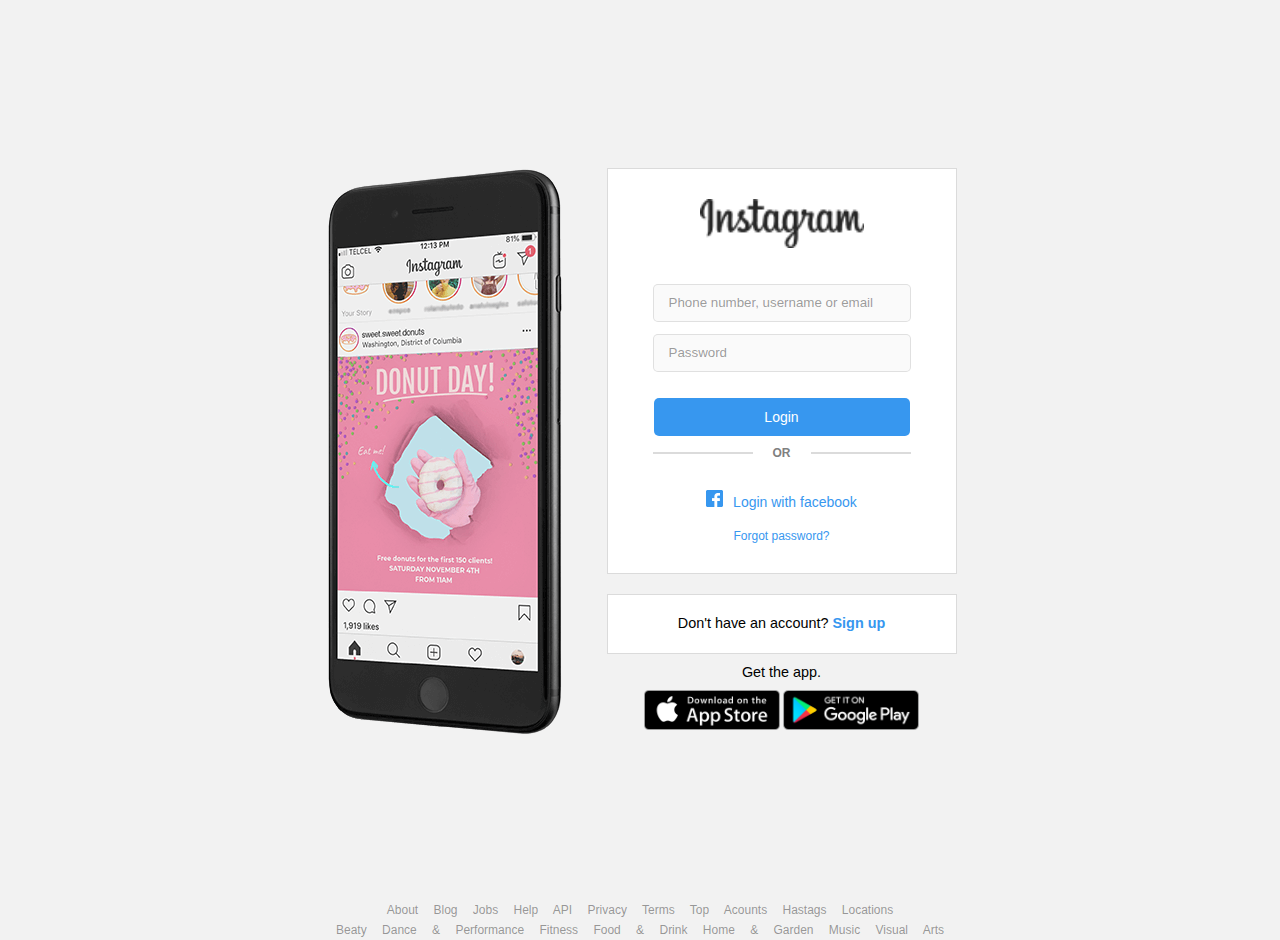
<file: index.html>
<!DOCTYPE html>
<html lang="pt-br">
<head>
    <meta charset="UTF-8">
    <meta http-equiv="X-UA-Compatible" content="IE=edge">
    <meta name="viewport" content="width=device-width, initial-scale=1.0">
    <link rel="icon" type="image/png" sizes="32x32" href="./assets/icons/icon insta.png">
    <link rel="stylesheet" href="./styles/css/styles.css">
    <link rel="stylesheet" href="./styles/css/login.css">
    <title>Instagram clone</title>
</head>
<body>
    <section class="container-log">
        <img  class="insta-mock" src="./assets/images/insta-mockup.png" alt="mockup">
        <div>
        <form class="form-log">
            <img src="./assets/images/Instagram Logo.png" alt="logo" class="logo-form">

            <input type="text" class="input-form" placeholder="Phone number, username or email">
            <input type="password" class="input-form" placeholder="Password">

            
            <button class="button"><a href="./home/index.html" class="link-btn">Login</a></button>

            <div class="or">
                <div class="borders-or"></div>
                <div>OR</div>
                <div class="borders-or"></div>
            </div>
            
            <a href="#" class="log-fb"><img src="./assets/icons/Shape.png" alt="">Login with facebook</a>

            <a href="#"class="forgot-password">Forgot password?</a>
            
        </form>
        <div class="sign-up">
            <p>Don't have an account? <a href="#">Sign up</a></p>
        </div>

        <div class="get-the-app">
            <p>Get the app.</p>
            <img src="./assets/images/180ae7a0bcf7.png" alt="">
            <img src="./assets/images/e9cd846dc748.png" alt="">
            
        </div>
    </div>
    </section>
    <footer>
        <p class="footer">About  Blog  Jobs  Help  API  Privacy  Terms  Top Acounts Hastags  Locations <br>
       Beaty  Dance & Performance  Fitness  Food & Drink  Home & Garden  Music  Visual Arts 
    </footer>
    </p>
    
</body>
</html>
</file>
<file: styles/css/styles.css>
* {
  margin: 0;
  padding: 0;
  box-sizing: border-box;
  text-decoration: none;
}

body, html {
  width: 100%;
  height: 100%;
}

a {
  color: black;
}

html {
  font-size: 12px;
  font-family: Arial, Helvetica, sans-serif;
}

/*# sourceMappingURL=styles.css.map */
</file>
<file: styles/css/login.css>
* {
  margin: 0;
  padding: 0;
  box-sizing: border-box;
  text-decoration: none;
}

body, html {
  width: 100%;
  height: 100%;
}

a {
  color: black;
}

html {
  font-size: 12px;
  font-family: Arial, Helvetica, sans-serif;
}

body {
  background-color: #f2f2f2;
}

.container-log {
  display: flex;
  flex-direction: column;
  justify-content: center;
  align-items: center;
  height: 100%;
  margin: 0 16px;
}
@media (min-width: 768px) {
  .container-log {
    flex-direction: row;
    gap: 40px;
    background-color: #f2f2f2;
  }
}
.container-log .insta-mock {
  display: none;
}
@media (min-width: 768px) {
  .container-log .insta-mock {
    display: block;
  }
}
.container-log .form-log {
  display: flex;
  flex-direction: column;
  justify-content: center;
  align-items: center;
  width: 100%;
  background-color: #fff;
  border: 1px solid #dbdbdb;
  padding: 30px 0px;
}
@media (min-width: 768px) {
  .container-log .form-log {
    width: 350px;
    padding: 30px 40px;
    box-sizing: border-box;
  }
}
.container-log .form-log .logo-form {
  width: 164px;
  height: 49px;
  margin-bottom: 30px;
}
.container-log .form-log .input-form {
  width: 258px;
  height: 38px;
  box-sizing: border-box;
  margin: 6px 0;
  padding: 0px 15px;
  border-radius: 5px;
  border: 0.5px solid rgba(0, 0, 0, 0.1);
  background-color: #fafafa;
}
.container-log .form-log .input-form::placeholder {
  color: rgba(0, 0, 0, 0.4);
}
.container-log .form-log .forgot-password {
  margin-top: 19px;
  text-align: center;
  color: #3797ef;
}
.container-log .form-log .button {
  width: 256px;
  height: 38px;
  margin-top: 20px;
  border-radius: 5px;
  border: none;
  background-color: #3797ef;
}
.container-log .form-log .button .link-btn {
  color: white;
  font-size: 14px;
  font-weight: 500;
}
.container-log .form-log .or {
  display: flex;
  align-items: center;
  color: gray;
  gap: 20px;
  font-size: 1em;
  font-weight: 600;
  margin-top: 10px;
}
.container-log .form-log .or .borders-or {
  width: 100px;
  height: 0.5px;
  border: 1px solid #dbdbdb;
}
.container-log .form-log .log-fb {
  font-size: 14px;
  align-items: center;
  margin-top: 30px;
  color: #3797ef;
}
.container-log .form-log .log-fb img {
  margin-right: 10px;
}
.container-log .sign-up {
  width: 350px;
  height: 60px;
  margin-top: 20px;
  background-color: #fff;
  border: 1px solid #dbdbdb;
  text-align: center;
  padding: 20px 20px;
}
.container-log .sign-up p {
  font-size: 1.2rem;
}
.container-log .sign-up p a {
  color: #3797ef;
  font-weight: 600;
}
.container-log .get-the-app {
  text-align: center;
}
.container-log .get-the-app p {
  font-size: 1.2rem;
  margin-top: 10px;
}
.container-log .get-the-app img {
  width: 136px;
  height: 40px;
  margin-top: 10px;
}

.footer {
  text-align: center;
  line-height: 20px;
  color: rgba(0, 0, 0, 0.4);
  word-spacing: 12px;
}

/*# sourceMappingURL=login.css.map */
</file>
